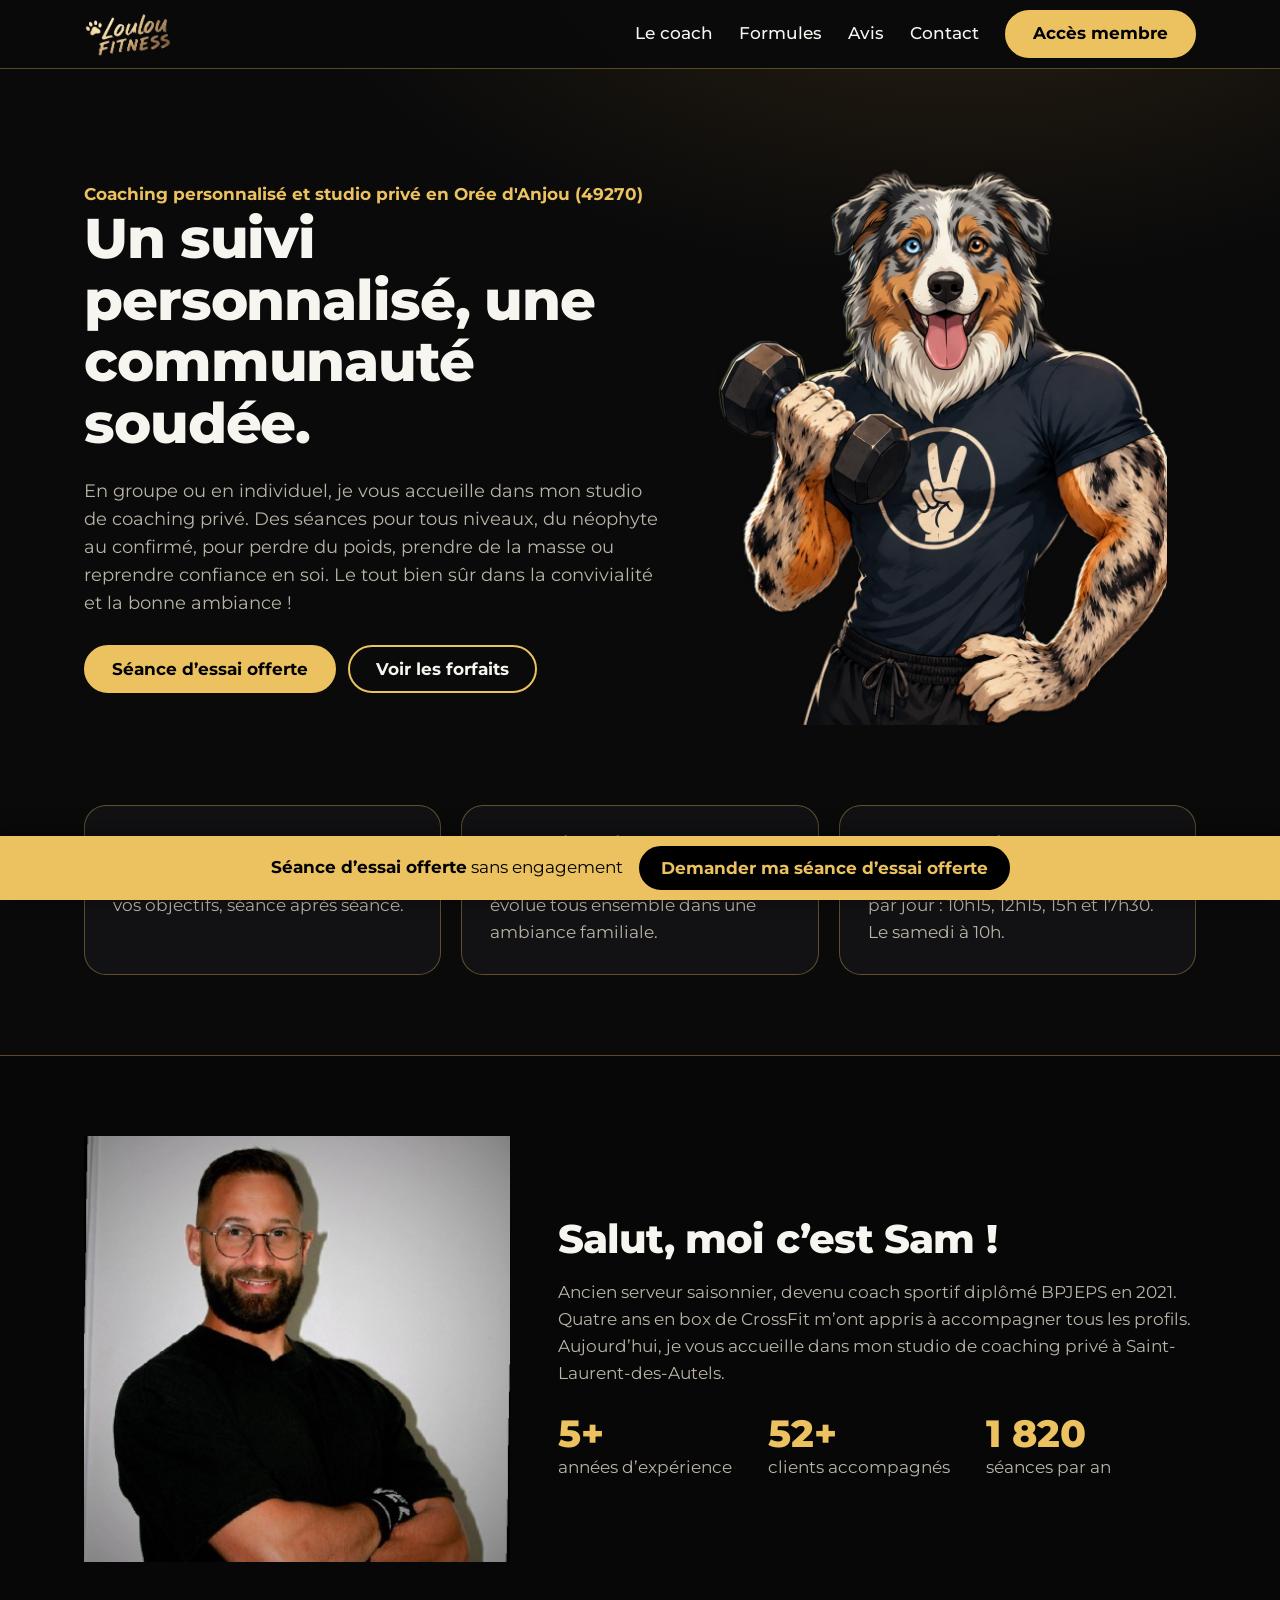
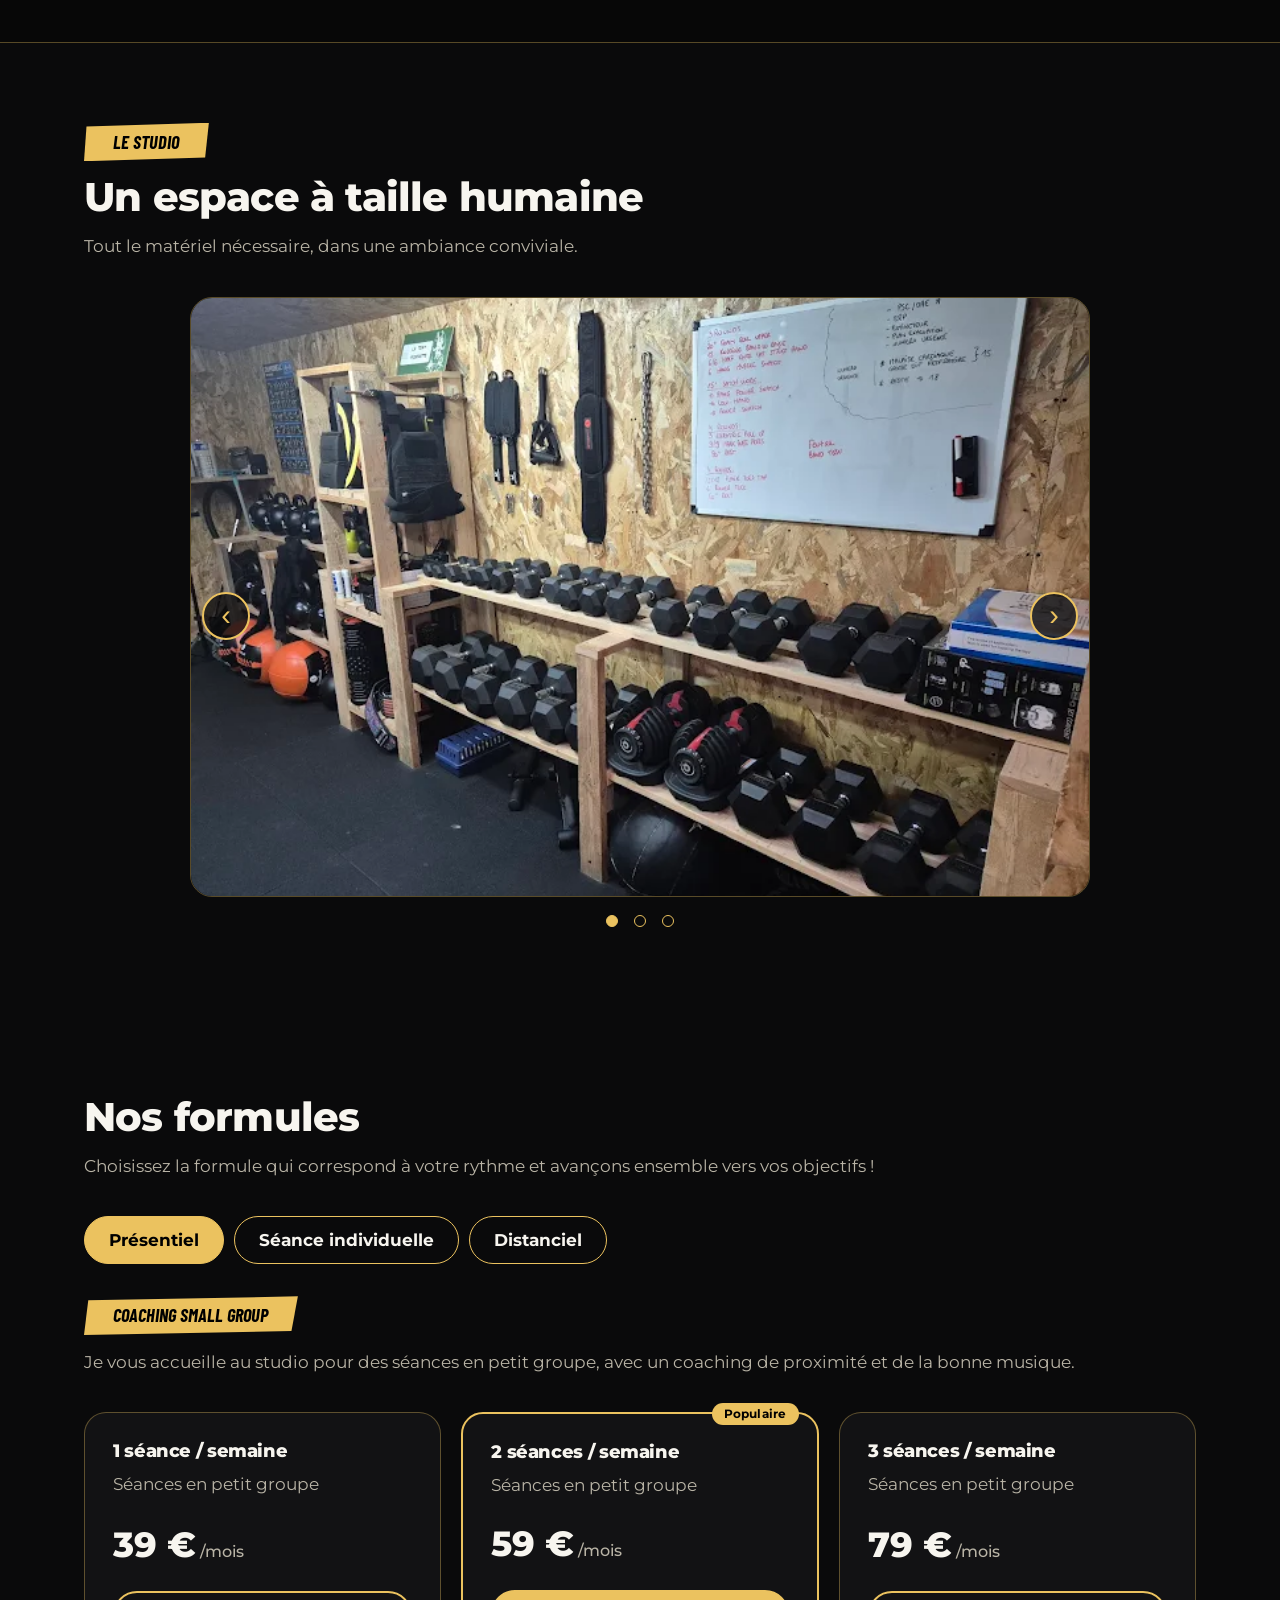
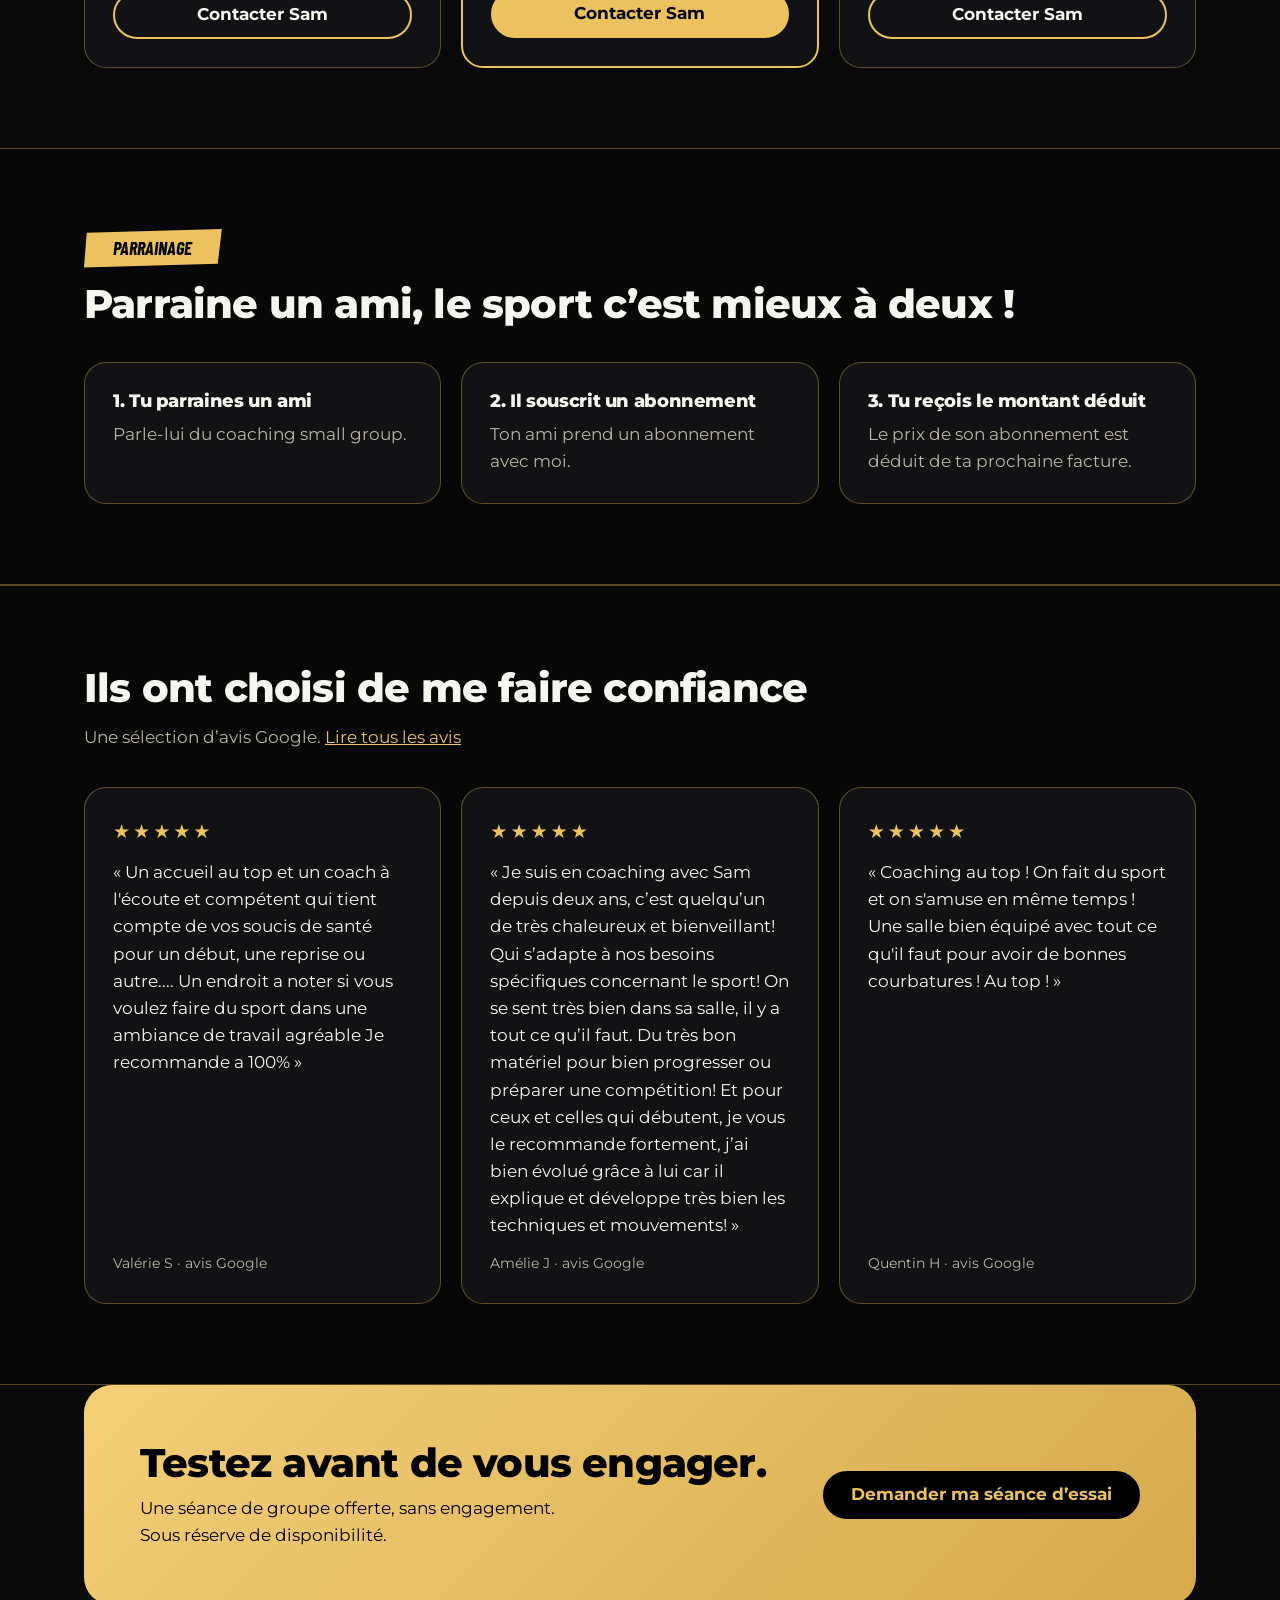
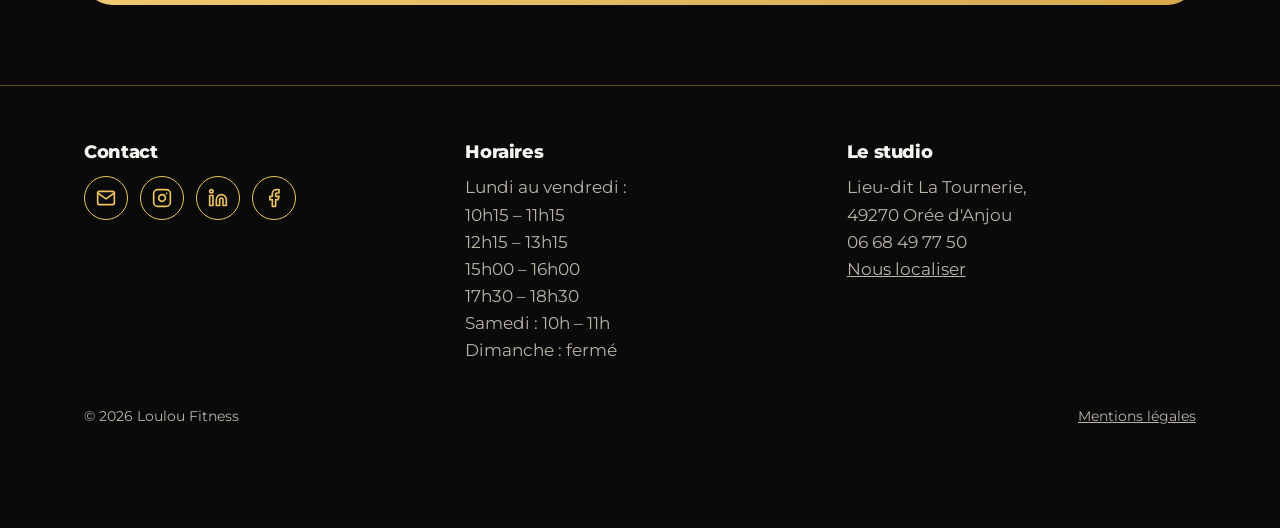
<file: index.html>
<!doctype html>
<html lang="fr">
  <head>
    <meta charset="utf-8" />
    <meta name="viewport" content="width=device-width, initial-scale=1" />
    <title>Loulou Fitness | Coach sportif</title>
    <meta
      name="description"
      content="Coach sportif à Saint-Laurent-des-Autels (49270) : coaching individuel ou en petit groupe, tous niveaux, dans un studio privé. Séance d’essai offerte."
    />
    <link rel="canonical" href="https://loulou-fitness.fr/" />
    <link rel="icon" href="/loulou-fitness_img.png" sizes="96x96" type="image/png">
    <link rel="apple-touch-icon" href="/loulou-fitness_img.png">
    <meta name="theme-color" content="#000000" />
    <meta property="og:type" content="website" />
    <meta property="og:locale" content="fr_FR" />
    <meta
      property="og:title"
      content="Loulou Fitness – Coach sportif à Saint-Laurent-des-Autels"
    />
    <meta
      property="og:description"
      content="Coaching individuel ou en groupe, tous niveaux, studio privé. Séance d’essai offerte."
    />
    <meta property="og:url" content="https://loulou-fitness.fr/" />
    <!-- À ajouter : une image 1200x630 dans assets/og.jpg -->
    <meta
      property="og:image"
      content="https://loulou-fitness.fr/assets/og.jpg"
    />
    <link rel="icon" href="assets/loulou-fitness_img.png" type="image/png" />
    <link rel="preconnect" href="https://fonts.googleapis.com" />
    <link rel="preconnect" href="https://fonts.gstatic.com" crossorigin />
    <link
      href="https://fonts.googleapis.com/css2?family=Barlow+Condensed:ital,wght@1,700&family=Kaushan+Script&family=Montserrat:ital,wght@0,500;0,700;0,800;1,800&display=swap"
      rel="stylesheet"
    />
    <link rel="stylesheet" href="style.css" />
    <script type="application/ld+json">
      {
        "@context": "https://schema.org",
        "@type": "HealthClub",
        "name": "Loulou Fitness",
        "url": "https://loulou-fitness.fr/",
        "telephone": "+33668497750",
        "email": "samuel.b1992@gmail.com",
        "description": "Coach sportif diplômé BPJEPS : coaching individuel et en petit groupe dans un studio privé.",
        "address": {
          "@type": "PostalAddress",
          "addressLocality": "Saint-Laurent-des-Autels",
          "postalCode": "49270",
          "addressCountry": "FR"
        },
        "openingHoursSpecification": [
          {
            "@type": "OpeningHoursSpecification",
            "dayOfWeek": ["Monday", "Tuesday", "Wednesday", "Thursday", "Friday"],
            "opens": "10:15",
            "closes": "11:15"
          },
          {
            "@type": "OpeningHoursSpecification",
            "dayOfWeek": ["Monday", "Tuesday", "Wednesday", "Thursday", "Friday"],
            "opens": "12:15",
            "closes": "13:15"
          },
          {
            "@type": "OpeningHoursSpecification",
            "dayOfWeek": ["Monday", "Tuesday", "Wednesday", "Thursday", "Friday"],
            "opens": "15:00",
            "closes": "16:00"
          },
          {
            "@type": "OpeningHoursSpecification",
            "dayOfWeek": ["Monday", "Tuesday", "Wednesday", "Thursday", "Friday"],
            "opens": "17:30",
            "closes": "18:30"
          },
          {
            "@type": "OpeningHoursSpecification",
            "dayOfWeek": "Saturday",
            "opens": "10:00",
            "closes": "11:00"
          }
        ],
        "sameAs": ["https://www.instagram.com/samb_coach/"]
      }
    </script>
  </head>

  <body>
    <a class="skip" href="#main">Aller au contenu</a>
    <header class="top">
      <div class="wrap">
        <a class="logo" href="#" aria-label="Loulou Fitness, accueil"
          ><img
            src="assets/loulou_fitness_logo.png"
            alt="Loulou Fitness"
            width="215"
            height="108"
        /></a>
        <nav aria-label="Navigation principale">
          <a href="#coach">Le coach</a>
          <a href="#forfaits">Formules</a>
          <a href="#avis">Avis</a><a href="#contact">Contact</a>
          <a href="https://reservation.loulou-fitness.fr/login" class="btn">Accès membre</a>
        </nav>
      </div>
    </header>

    <main id="main">
      <section>
        <div class="wrap hero">
          <div>
            <p class="y">
              <strong>Coaching personnalisé et studio privé en Orée d'Anjou (49270)</strong>
            </p>
            <h1>Un suivi personnalisé, une communauté soudée.</h1>
            <p class="lead muted">
              En groupe ou en individuel, je vous accueille dans mon studio de
              coaching privé. Des séances pour tous niveaux, du néophyte au
              confirmé, pour perdre du poids, prendre de la masse ou reprendre
              confiance en soi. Le tout bien sûr dans la convivialité et la
              bonne ambiance !
            </p>
            <div class="actions">
              <a class="btn" href="#essai" data-trial>Séance d’essai offerte</a>
              <a class="btn ghost" href="#forfaits">Voir les forfaits</a>
            </div>
          </div>
          <img
            src="assets/loulou-fitness_img.png"
            alt="Sam, coach sportif, pendant une séance au studio"
            width="450"
            height="450"
            fetchpriority="high"
          />
        </div>
      </section>

      <section style="padding-top: 0">
        <div class="wrap grid">
          <div class="card">
            <h3>Accompagnement sur mesure</h3>
            <p>
              Je m'adapte à vos contraintes et à vos objectifs, séance après
              séance.
            </p>
          </div>
          <div class="card">
            <h3>Cadre bienveillant</h3>
            <p>
              Quel que soit votre niveau, on évolue tous ensemble dans une
              ambiance familiale.
            </p>
          </div>
          <div class="card">
            <h3>Créneaux flexibles</h3>
            <p>
              Du lundi au vendredi, 4 créneaux par jour : 10h15, 12h15, 15h et 17h30. Le samedi à 10h.
            </p>
          </div>
        </div>
      </section>

      <section id="coach" class="alt-bg">
        <div class="wrap about">
          <img
            src="assets/Portrait_Sam.jpeg"
            alt="Portrait de Sam, coach sportif BPJEPS"
            width="450"
            height="450"
            loading="lazy"
          />
          <div>
            <h2>Salut, moi c’est Sam !</h2>
            <p class="muted" style="margin-top: 18px; max-width: 38em">
              Ancien serveur saisonnier, devenu coach sportif diplômé BPJEPS en
              2021. Quatre ans en box de CrossFit m’ont appris à accompagner
              tous les profils. Aujourd’hui, je vous accueille dans mon studio
              de coaching privé à Saint-Laurent-des-Autels.
            </p>
            <div class="stats">
              <div>
                <strong>5+</strong
                ><span class="muted">années d’expérience</span>
              </div>
              <div>
                <strong>52+</strong
                ><span class="muted">clients accompagnés</span>
              </div>
              <div>
                <strong>1 820</strong><span class="muted">séances par an</span>
              </div>
            </div>
          </div>
        </div>
      </section>

      <section id="studio">
        <div class="wrap">
          <div class="head">
            <span class="stroke">Le studio</span>
            <h2>Un espace à taille humaine</h2>
            <p class="muted">
              Tout le matériel nécessaire, dans une ambiance conviviale.
            </p>
          </div>
          <div
            class="carousel"
            role="region"
            aria-roledescription="carrousel"
            aria-label="Photos du studio"
          >
            <div class="track" tabindex="0">
              <figure class="slide">
                <img
                  src="assets/salle-db-kb.webp"
                  alt="Haltères et kettlebells au studio Loulou Fitness"
                  width="1200"
                  height="800"
                />
              </figure>
              <figure class="slide">
                <img
                  src="assets/salle-rack.webp"
                  alt="Rack de musculation au studio Loulou Fitness"
                  width="1200"
                  height="800"
                  loading="lazy"
                />
              </figure>
              <figure class="slide">
                <img
                  src="assets/salle-ergo.webp"
                  alt="Ergomètre au studio Loulou Fitness"
                  width="1200"
                  height="800"
                  loading="lazy"
                />
              </figure>
            </div>
            <button
              class="car-btn prev"
              type="button"
              aria-label="Photo précédente"
            >
              ‹
            </button>
            <button
              class="car-btn next"
              type="button"
              aria-label="Photo suivante"
            >
              ›
            </button>
            <div class="dots"></div>
          </div>
        </div>
      </section>

      <section id="forfaits">
        <div class="wrap">
          <div class="head">
            <h2>Nos formules</h2>
            <p class="muted">
              Choisissez la formule qui correspond à votre rythme et avançons
              ensemble vers vos objectifs !
            </p>
          </div>
          <div class="tabs" role="tablist" aria-label="Catégories de formules">
            <button
              class="tab"
              role="tab"
              id="tab-presentiel"
              aria-controls="presentiel"
              aria-selected="true"
            >
              Présentiel
            </button>
            <button
              class="tab"
              role="tab"
              id="tab-individuel"
              aria-controls="individuel"
              aria-selected="false"
              tabindex="-1"
            >
              Séance individuelle
            </button>
            <button
              class="tab"
              role="tab"
              id="tab-distanciel"
              aria-controls="distanciel"
              aria-selected="false"
              tabindex="-1"
            >
              Distanciel
            </button>
          </div>

          <div
            class="panel"
            id="presentiel"
            role="tabpanel"
            aria-labelledby="tab-presentiel"
          >
            <div class="head">
              <span class="stroke">Coaching small group</span>
              <p class="muted">
                Je vous accueille au studio pour des séances en petit groupe, avec un coaching de proximité et de la bonne musique.
              </p>
            </div>
            <div class="grid plans">
              <div class="card plan">
                <h3>1 séance / semaine</h3>
                <p>Séances en petit groupe</p>
                <div class="price">39 €<small> /mois</small></div>
                <a class="btn ghost" href="#contact">Contacter Sam</a>
              </div>
              <div class="card plan pop">
                <span class="badge">Populaire</span>
                <h3>2 séances / semaine</h3>
                <p>Séances en petit groupe</p>
                <div class="price">59 €<small> /mois</small></div>
                <a class="btn" href="#contact">Contacter Sam</a>
              </div>
              <div class="card plan">
                <h3>3 séances / semaine</h3>
                <p>Séances en petit groupe</p>
                <div class="price">79 €<small> /mois</small></div>
                <a class="btn ghost" href="#contact">Contacter Sam</a>
              </div>
            </div>
          </div>

          <div
            class="panel"
            id="individuel"
            role="tabpanel"
            aria-labelledby="tab-individuel"
            hidden
          >
            <div class="head">
              <span class="stroke">Séance individuelle</span>
              <p class="muted">
                Une séance d'une heure rien que pour vous, avec un coaching 100 % personnalisé.
              </p>
            </div>
            <div class="grid plans">
              <div class="card plan">
                <h3>1 séance</h3>
                <p>Séance individuelle d'1 heure</p>
                <div class="price">40 €<small> /séance</small></div>
                <a class="btn ghost" href="#contact">Contacter Sam</a>
              </div>
              <div class="card plan pop">
                <span class="badge">Avantageux</span>
                <h3>10 séances</h3>
                <p>Séances individuelles d'1 heure, soit 36 € la séance</p>
                <div class="price">360 €<small> /10 séances</small></div>
                <a class="btn" href="#contact">Contacter Sam</a>
              </div>
            </div>
          </div>

          <div
            class="panel"
            id="distanciel"
            role="tabpanel"
            aria-labelledby="tab-distanciel"
            hidden
          >
            <div class="head">
              <span class="stroke">Distanciel</span>
              <p class="muted">
                Je vous prépare un programme sur mesure et un suivi personnalisé 100% en ligne.
              </p>
            </div>
            <div class="grid plans">
              <div class="card plan">
                <h3>1 séance / semaine</h3>
                <p>Programme personnalisé individuel</p>
                <div class="price">39 €<small> /mois</small></div>
                <a class="btn ghost" href="#contact">Contacter Sam</a>
              </div>
              <div class="card plan pop">
                <span class="badge">Populaire</span>
                <h3>2 à 3 séances / semaine</h3>
                <p>Programme personnalisé individuel</p>
                <div class="price">79 €<small> /mois</small></div>
                <a class="btn" href="#contact">Contacter Sam</a>
              </div>
              <div class="card plan">
                <h3>4 à 5 séances / semaine</h3>
                <p>Programme personnalisé individuel</p>
                <div class="price">120 €<small> /mois</small></div>
                <a class="btn ghost" href="#contact">Contacter Sam</a>
              </div>
            </div>
          </div>
        </div>
      </section>

      <section id="parrainage" class="alt-bg">
        <div class="wrap">
          <div class="head">
            <span class="stroke">Parrainage</span>
            <h2>Parraine un ami, le sport c’est mieux à deux !</h2>
          </div>
          <div class="grid">
            <div class="card">
              <h3>1. Tu parraines un ami</h3>
              <p>Parle-lui du coaching small group.</p>
            </div>
            <div class="card">
              <h3>2. Il souscrit un abonnement</h3>
              <p>Ton ami prend un abonnement avec moi.</p>
            </div>
            <div class="card">
              <h3>3. Tu reçois le montant déduit</h3>
              <p>
                Le prix de son abonnement est déduit de ta prochaine facture.
              </p>
            </div>
          </div>
        </div>
      </section>

      <section id="avis" class="alt-bg">
        <div class="wrap">
          <div class="head">
            <h2>Ils ont choisi de me faire confiance</h2>
            <p class="muted">
              Une sélection d’avis Google.
              <a
                class="y"
                href="https://www.google.com/maps/place/Loulou+Fitness+-+Coach+Sportif+-+Small+Group/@47.2650863,-1.1939111,14934m/data=!3m1!1e3!4m8!3m7!1s0x48060fe608d5f233:0xdbdd359507353f43!8m2!3d47.2816288!4d-1.1493379!9m1!1b1!16s%2Fg%2F11z_flt7z6?authuser=0&entry=ttu&g_ep=EgoyMDI2MTExMC4wIKXMDSoASAFQAw%3D%3D"
                target="_blank"
                rel="noopener"
                >Lire tous les avis
              </a>
            </p>
          </div>
          <div
            class="grid reviews"
            tabindex="0"
            role="region"
            aria-label="Avis clients"
          >
            <figure class="card rv" style="margin: 0">
              <div class="stars" role="img" aria-label="5 étoiles sur 5">
                ★★★★★
              </div>
              <blockquote>
                « Un accueil au top et un coach à l'écoute et compétent qui
                tient compte de vos soucis de santé pour un début, une reprise
                ou autre.... Un endroit a noter si vous voulez faire du sport
                dans une ambiance de travail agréable Je recommande a 100% »
              </blockquote>
              <figcaption>Valérie S · avis Google</figcaption>
            </figure>
            <figure class="card rv" style="margin: 0">
              <div class="stars" role="img" aria-label="5 étoiles sur 5">
                ★★★★★
              </div>
              <blockquote>
                « Je suis en coaching avec Sam depuis deux ans, c’est quelqu’un
                de très chaleureux et bienveillant! Qui s’adapte à nos besoins
                spécifiques concernant le sport! On se sent très bien dans sa
                salle, il y a tout ce qu’il faut. Du très bon matériel pour bien
                progresser ou préparer une compétition! Et pour ceux et celles
                qui débutent, je vous le recommande fortement, j’ai bien évolué
                grâce à lui car il explique et développe très bien les
                techniques et mouvements! »
              </blockquote>
              <figcaption>Amélie J · avis Google</figcaption>
            </figure>
            <figure class="card rv" style="margin: 0">
              <div class="stars" role="img" aria-label="5 étoiles sur 5">
                ★★★★★
              </div>
              <blockquote>
                « Coaching au top ! On fait du sport et on s'amuse en même temps
                ! Une salle bien équipé avec tout ce qu'il faut pour avoir de
                bonnes courbatures ! Au top ! »
              </blockquote>
              <figcaption>Quentin H · avis Google</figcaption>
            </figure>
          </div>
        </div>
      </section>

      <section id="essai" style="padding-top: 0">
        <div class="wrap">
          <div class="band">
            <div>
              <h2>Testez avant de vous engager.</h2>
              <p>
                Une séance de groupe offerte, sans engagement.

                <br />Sous réserve de disponibilité.
              </p>
            </div>
            <a
              class="btn dark"
              href="https://reservation.loulou-fitness.fr"
              data-trial
              >Demander ma séance d’essai</a
            >
          </div>
        </div>
      </section>
    </main>

    <footer id="contact">
      <div class="wrap">
        <div class="grid">
          <div>
            <h3>Contact</h3>
            <div class="socials">
              <a
                href="mailto:samuel.b1992@gmail.com"
                target="_blank"
                aria-label="Envoyer un e-mail"
                title="samuel.b1992@gmail.com"
                ><svg viewBox="0 0 24 24" aria-hidden="true">
                  <path
                    d="M4 4h16c1.1 0 2 .9 2 2v12c0 1.1-.9 2-2 2H4c-1.1 0-2-.9-2-2V6c0-1.1.9-2 2-2z"
                  />
                  <polyline points="22,6 12,13 2,6" /></svg
              ></a>
              <a
                href="https://www.instagram.com/louloufiitness/"
                target="_blank"
                rel="noopener"
                aria-label="Instagram"
                ><svg viewBox="0 0 24 24" aria-hidden="true">
                  <rect x="2" y="2" width="20" height="20" rx="5" ry="5" />
                  <path d="M16 11.37A4 4 0 1 1 12.63 8 4 4 0 0 1 16 11.37z" />
                  <line x1="17.5" y1="6.5" x2="17.51" y2="6.5" /></svg
              ></a>
              <a
                href="https://www.linkedin.com/in/samuel-bougeard-624359366/"
                target="_blank"
                rel="noopener"
                aria-label="LinkedIn"
                ><svg viewBox="0 0 24 24" aria-hidden="true">
                  <path
                    d="M16 8a6 6 0 0 1 6 6v7h-4v-7a2 2 0 0 0-2-2 2 2 0 0 0-2 2v7h-4v-7a6 6 0 0 1 6-6z"
                  />
                  <rect x="2" y="9" width="4" height="12" />
                  <circle cx="4" cy="4" r="2" /></svg
              ></a>
              <a
                href="https://www.facebook.com/samuel.bougeard.1"
                target="_blank"
                rel="noopener"
                aria-label="Facebook"
                ><svg viewBox="0 0 24 24" aria-hidden="true">
                  <path
                    d="M18 2h-3a5 5 0 0 0-5 5v3H7v4h3v8h4v-8h3l1-4h-4V7a1 1 0 0 1 1-1h3z"
                  /></svg
              ></a>
            </div>
          </div>
          <div>
            <h3>Horaires</h3>
            <ul>
              <li>Lundi au vendredi :</li>
              <li>10h15 – 11h15</li>
              <li>12h15 – 13h15</li>
              <li>15h00 – 16h00</li>
              <li>17h30 – 18h30</li>
              <li>Samedi : 10h – 11h</li>
              <li>Dimanche : fermé</li>
            </ul>
          </div>
          <div>
            <h3>Le studio</h3>
            <p>
              Lieu-dit La Tournerie, <br />
              49270 Orée d'Anjou <br />
              <a id="tel" href="tel:+33668497750">06 68 49 77 50</a><br />
              <a
                href="https://www.google.com/maps/place/Loulou+Fitness+-+Coach+Sportif+-+Small+Group/@47.3127437,-1.2188077,16271m/data=!3m1!1e3!4m6!3m5!1s0x48060fe608d5f233:0xdbdd359507353f43!8m2!3d47.2816288!4d-1.1493379!16s%2Fg%2F11z_flt7z6?authuser=0&entry=ttu&g_ep=EgoyMDI2MTExMC4wIKXMDSoASAFQAw%3D%3D"
                rel="noopener"
                target="_blank"
                >Nous localiser</a
              >
            </p>
          </div>
        </div>
        <div class="legal">
          <span>© 2026 Loulou Fitness</span
          ><a href="mentions-legales.html">Mentions légales</a>
        </div>
      </div>
    </footer>

    <div class="trial" role="region" aria-label="Séance d’essai">
      <p>
        <strong>Séance d’essai offerte</strong> <span>sans engagement</span>
      </p>
      <a
        class="btn dark"
        href="https://reservation.loulou-fitness.fr"
        data-trial
        >Demander ma séance d’essai offerte</a
      >
    </div>
    <script>
      document.addEventListener("DOMContentLoaded", function () {
        var bar = document.querySelector(".trial"),
          band =
            document.querySelector("#essai .band") ||
            document.getElementById("essai");
        if (!bar || !band || !("IntersectionObserver" in window)) return;
        new IntersectionObserver(function (entries) {
          bar.classList.toggle("is-off", entries[0].isIntersecting);
        }).observe(band);
      });
    </script>
    <script>
      (function () {
        var tabs = [].slice.call(document.querySelectorAll('[role="tab"]'));
        if (!tabs.length) return;
        function show(id) {
          tabs.forEach(function (t) {
            var on = t.getAttribute("aria-controls") === id;
            t.setAttribute("aria-selected", on);
            t.tabIndex = on ? 0 : -1;
            var p = document.getElementById(t.getAttribute("aria-controls"));
            if (p) p.hidden = !on;
          });
        }
        tabs.forEach(function (t, i) {
          t.addEventListener("click", function () {
            show(t.getAttribute("aria-controls"));
          });
          t.addEventListener("keydown", function (e) {
            var n =
              e.key === "ArrowRight"
                ? i + 1
                : e.key === "ArrowLeft"
                  ? i - 1
                  : null;
            if (n === null) return;
            var nt = tabs[(n + tabs.length) % tabs.length];
            nt.focus();
            nt.click();
          });
        });
        var h = location.hash.slice(1);
        show(
          tabs.some(function (t) {
            return t.getAttribute("aria-controls") === h;
          })
            ? h
            : tabs[0].getAttribute("aria-controls"),
        );
      })();
    </script>
    <script>
      (function () {
        var c = document.querySelector(".carousel");
        if (!c) return;
        var tr = c.querySelector(".track"),
          sl = [].slice.call(tr.children),
          dots = c.querySelector(".dots"),
          bs = [];
        function cur() {
          return Math.round(tr.scrollLeft / tr.clientWidth);
        }
        function go(i) {
          i = (i + sl.length) % sl.length;
          tr.scrollTo({ left: i * tr.clientWidth });
        }
        function upd() {
          var i = cur();
          bs.forEach(function (b, k) {
            b.setAttribute("aria-current", k === i);
          });
        }
        sl.forEach(function (_, i) {
          var b = document.createElement("button");
          b.type = "button";
          b.setAttribute(
            "aria-label",
            "Photo " + (i + 1) + " sur " + sl.length,
          );
          b.addEventListener("click", function () {
            go(i);
          });
          dots.appendChild(b);
          bs.push(b);
        });
        c.querySelector(".prev").addEventListener("click", function () {
          go(cur() - 1);
        });
        c.querySelector(".next").addEventListener("click", function () {
          go(cur() + 1);
        });
        tr.addEventListener("scroll", upd, { passive: true });
        upd();
      })();
    </script>
    <dialog id="trial-dialog" class="modal" aria-labelledby="trial-title">
      <div class="modal-box">
        <button
          type="button"
          class="modal-close"
          aria-label="Fermer"
          data-close
        >
          ×
        </button>
        <h2 id="trial-title">Séance d’essai offerte</h2>
        <p class="muted">
          Indiquez vos coordonnées et le créneau souhaité, je vous réponds
          rapidement.
        </p>
        <form id="trial-form">
          <input type="hidden" name="access_key" value="31b703e8-048b-4084-8ca1-76fa5b150222" />
          <input
            type="hidden"
            name="subject"
            value="Demande de séance d’essai (loulou-fitness.fr)"
          />
          <input type="hidden" name="from_name" value="Site Loulou Fitness" />
          <input
            type="checkbox"
            name="botcheck"
            class="hp"
            tabindex="-1"
            autocomplete="off"
            aria-hidden="true"
          />
          <div class="f2">
            <label
              >Prénom<input name="prenom" autocomplete="given-name" required
            /></label>
            <label
              >Nom<input name="nom" autocomplete="family-name" required
            /></label>
          </div>
          <label
            >Téléphone<input
              name="phone"
              type="tel"
              inputmode="tel"
              autocomplete="tel"
              required
          /></label>
          <label
            >E-mail<input
              name="email"
              type="email"
              autocomplete="email"
              required
          /></label>
          <div class="f2">
            <label
              >Date souhaitée<input
                name="date"
                type="date"
                id="trial-date"
                required
            /></label>
            <label
              >Heure<select name="heure" id="trial-time" required disabled>
                <option value="">Choisir une date</option>
              </select></label
            >
          </div>
          <p class="note">
            Ces informations servent uniquement à répondre à votre demande.
          </p>
          <p id="trial-msg" role="status" aria-live="polite"></p>
          <button class="btn" type="submit">Envoyer ma demande</button>
        </form>
      </div>
    </dialog>
    <script>
      document.addEventListener('DOMContentLoaded',function(){
        var dlg = document.getElementById("trial-dialog"),
          form = document.getElementById("trial-form");
        if (!dlg || !form || typeof dlg.showModal !== "function") return;
        var date = document.getElementById("trial-date"),
          time = document.getElementById("trial-time"),
          msg = document.getElementById("trial-msg");
        var ALL=['10h15','12h15','15h00','17h30']; // [début, dernier créneau] en minutes ; dimanche absent = fermé
        var SLOTS={1:ALL,2:ALL,3:ALL,4:ALL,5:ALL,6:['10h00']};
        function pad(n) {
          return n < 10 ? "0" + n : "" + n;
        }
        function reset(txt) {
          time.innerHTML = '<option value="">' + txt + "</option>";
          time.disabled = true;
        }
        var t = new Date();
        t.setDate(t.getDate() + 1);
        date.min =
          t.getFullYear() +
          "-" +
          pad(t.getMonth() + 1) +
          "-" +
          pad(t.getDate());
        date.addEventListener("change", function () {
          date.setCustomValidity("");
          if (!date.value) {
            reset("Choisir une date");
            return;
          }
          var p = date.value.split("-"),
            h = SLOTS[new Date(+p[0], p[1] - 1, +p[2]).getDay()]; 
          if (!h) {
            date.setCustomValidity(
              "Pas de séance ce jour-là, choisissez un autre jour.",
            );
            date.reportValidity();
            reset("Jour non disponible");
            return;
          }
          time.innerHTML = '<option value="">Choisir une heure</option>';
          h.forEach(function(l){time.add(new Option(l,l));});
          
          time.disabled = false;
        });
        document.addEventListener("click", function (e) {
          if (e.target.closest("[data-trial]")) {
            e.preventDefault();
            msg.textContent = "";
            dlg.showModal();
            return;
          }
          if (e.target.closest("[data-close]") || e.target === dlg) dlg.close();
        });
        form.addEventListener("submit", function (e) {
          e.preventDefault();
          var o = {};
          new FormData(form).forEach(function (v, k) {
            o[k] = v;
          });
          if (o.botcheck) return;
          var p = o.date.split("-");
          o.name = o.prenom + " " + o.nom;
          o.message =
            "Demande de séance d’essai\nNom : " +
            o.name +
            "\nTéléphone : " +
            o.phone +
            "\nE-mail : " +
            o.email +
            "\nDate souhaitée : " +
            p[2] +
            "/" +
            p[1] +
            "/" +
            p[0] +
            " à " +
            o.heure;
          var btn = form.querySelector("[type=submit]");
          btn.disabled = true;
          msg.textContent = "Envoi en cours…";
          fetch("https://api.web3forms.com/submit", {
            method: "POST",
            headers: {
              "Content-Type": "application/json",
              Accept: "application/json",
            },
            body: JSON.stringify(o),
          })
            .then(function (r) {
              return r.json();
            })
            .then(function (j) {
              if (!j.success) throw new Error(j.message);
              form.reset();
              reset("Choisir une date");
              msg.textContent =
                "Merci ! Votre demande est bien envoyée, nous revenons vers vous rapidement.";
            })
            .catch(function () {
              msg.textContent =
                "Envoi impossible. Réessayez ou appelez le 06 68 49 77 50.";
            })
            .then(function () {
              btn.disabled = false;
            });
        });
      });
    </script>
  </body>
</html>
</file>
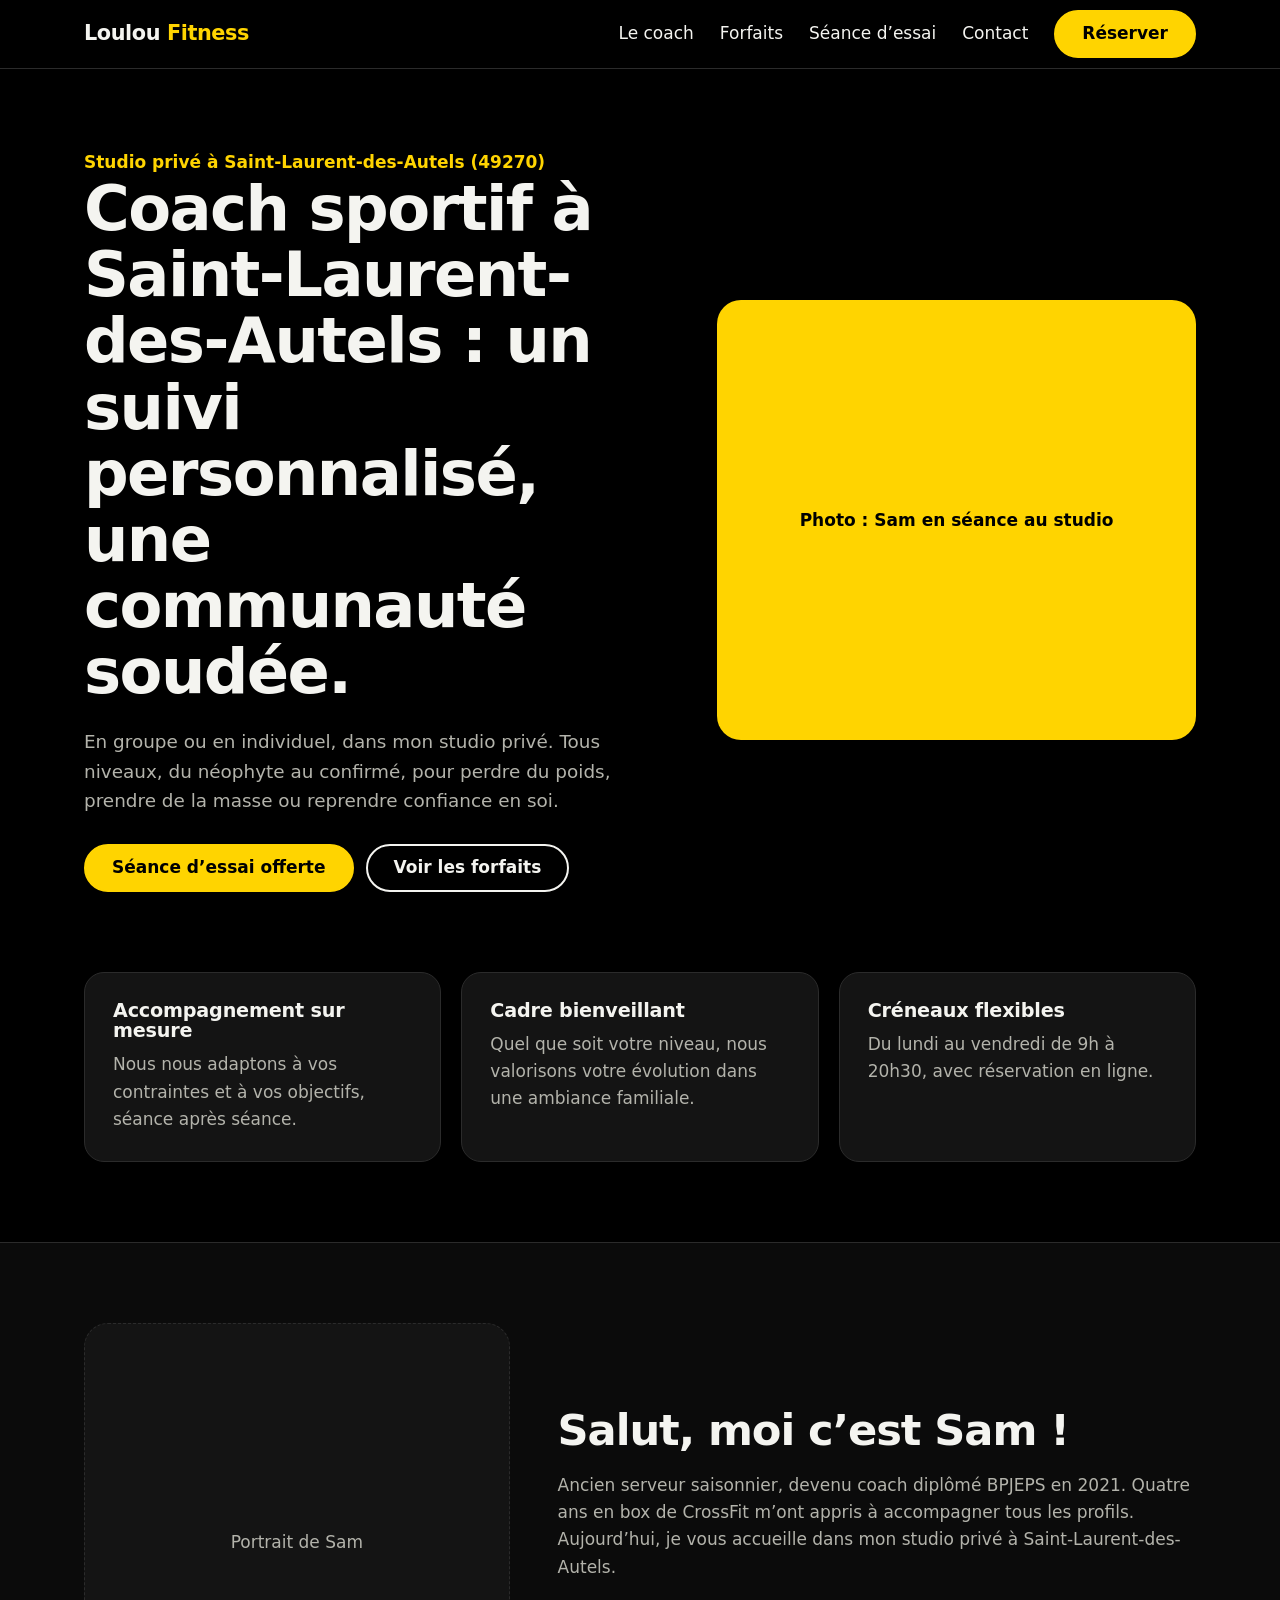
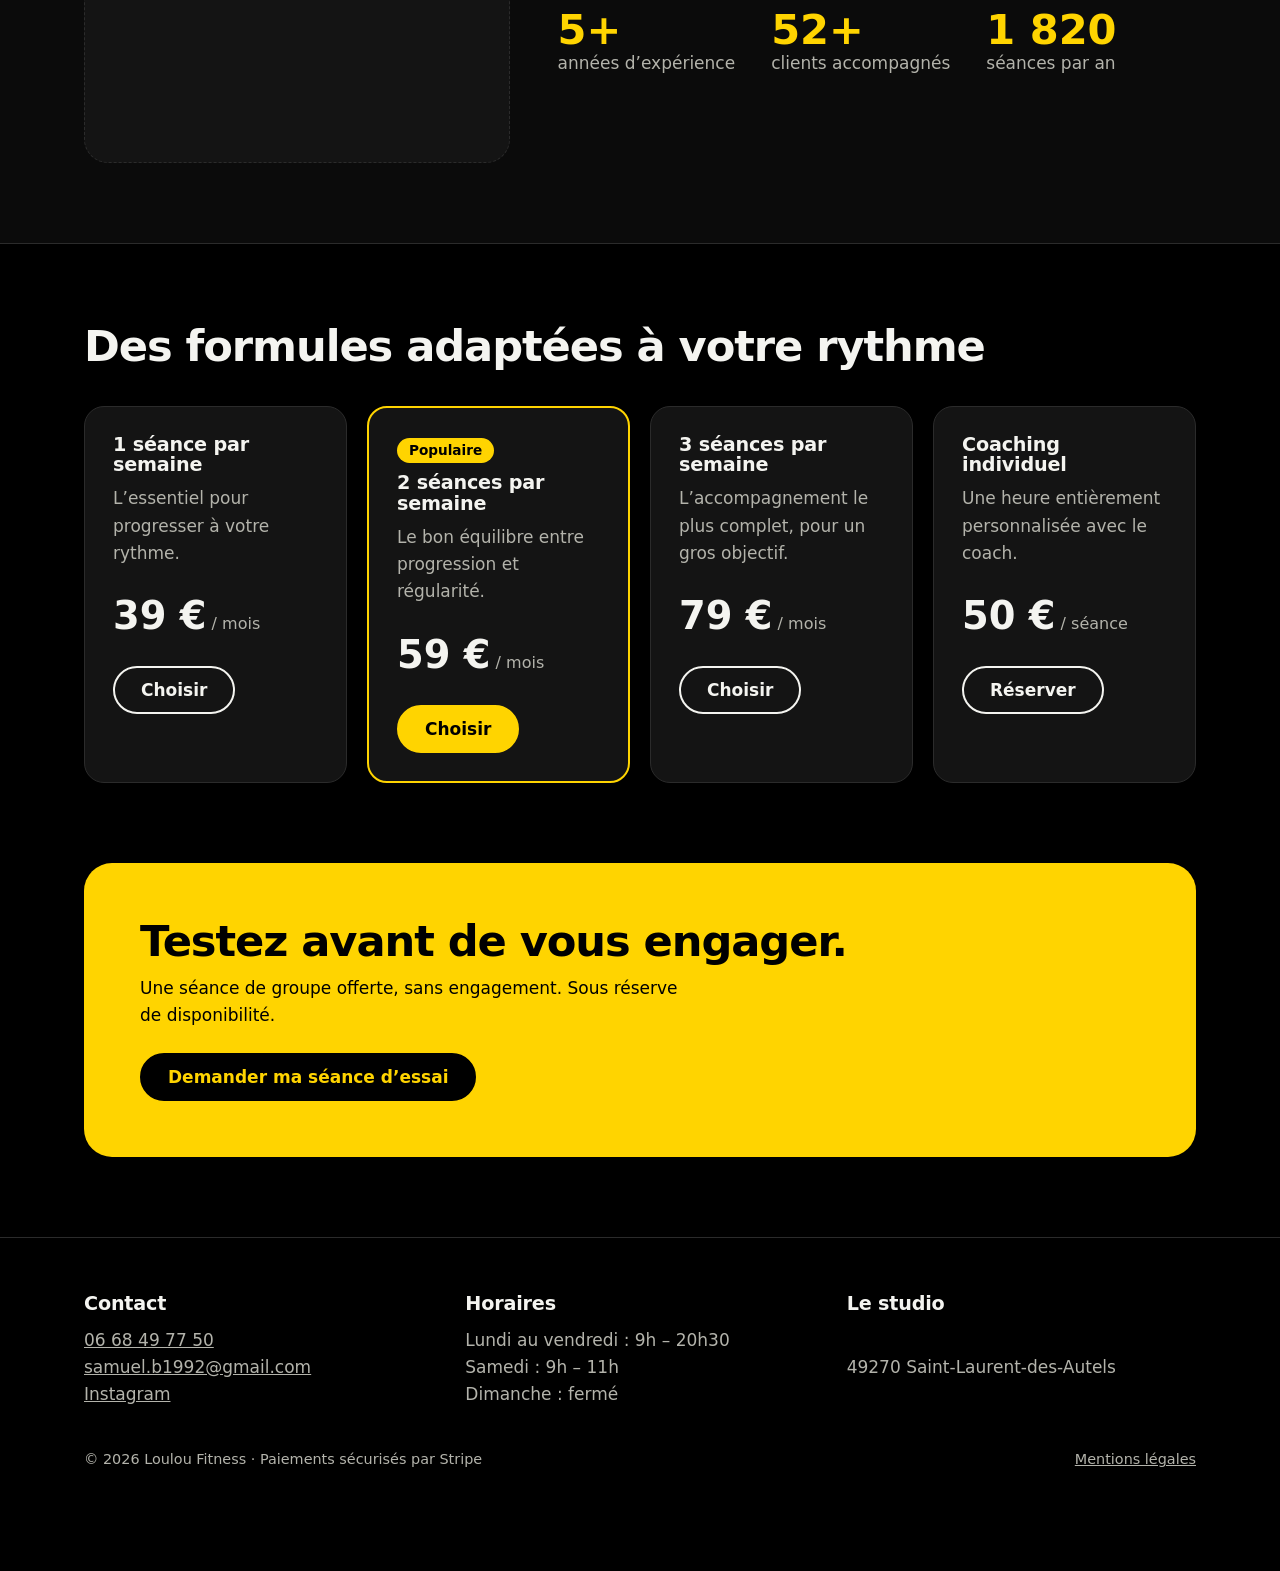
<file: loulou-fitness/index.html>
<!doctype html>
<html lang="fr">
<head>
<meta charset="utf-8">
<meta name="viewport" content="width=device-width, initial-scale=1">
<title>Coach sportif à Saint-Laurent-des-Autels (49) | Loulou Fitness</title>
<meta name="description" content="Coach sportif à Saint-Laurent-des-Autels (49270) : coaching individuel ou en petit groupe, tous niveaux, dans un studio privé. Séance d’essai offerte.">
<link rel="canonical" href="https://loulou-fitness.fr/">
<meta name="theme-color" content="#000000">
<meta property="og:type" content="website">
<meta property="og:locale" content="fr_FR">
<meta property="og:title" content="Loulou Fitness – Coach sportif à Saint-Laurent-des-Autels">
<meta property="og:description" content="Coaching individuel ou en groupe, tous niveaux, studio privé. Séance d’essai offerte.">
<meta property="og:url" content="https://loulou-fitness.fr/">
<!-- À ajouter : une image 1200x630 dans assets/og.jpg -->
<meta property="og:image" content="https://loulou-fitness.fr/assets/og.jpg">
<link rel="stylesheet" href="style.css">
<script type="application/ld+json">
{"@context":"https://schema.org","@type":"HealthClub","name":"Loulou Fitness","url":"https://loulou-fitness.fr/","telephone":"+33668497750","email":"samuel.b1992@gmail.com","description":"Coach sportif diplômé BPJEPS : coaching individuel et en petit groupe dans un studio privé.","address":{"@type":"PostalAddress","addressLocality":"Saint-Laurent-des-Autels","postalCode":"49270","addressCountry":"FR"},"openingHoursSpecification":[{"@type":"OpeningHoursSpecification","dayOfWeek":["Monday","Tuesday","Wednesday","Thursday","Friday"],"opens":"09:00","closes":"20:30"},{"@type":"OpeningHoursSpecification","dayOfWeek":"Saturday","opens":"09:00","closes":"11:00"}],"sameAs":["https://www.instagram.com/samb_coach/"]}
</script>
</head>
<body>
<a class="skip" href="#main">Aller au contenu</a>
<header class="top"><div class="wrap">
<a class="logo" href="/">Loulou <b>Fitness</b></a>
<nav aria-label="Navigation principale">
<a href="#coach">Le coach</a><a href="#forfaits">Forfaits</a><a href="#essai">Séance d’essai</a><a href="#contact">Contact</a>
<a href="https://reservation.loulou-fitness.fr" class="btn">Réserver</a>
</nav>
</div></header>

<main id="main">
<section><div class="wrap hero">
<div>
<p class="y"><strong>Studio privé à Saint-Laurent-des-Autels (49270)</strong></p>
<h1>Coach sportif à Saint-Laurent-des-Autels : un suivi personnalisé, une communauté soudée.</h1>
<p class="lead muted">En groupe ou en individuel, dans mon studio privé. Tous niveaux, du néophyte au confirmé, pour perdre du poids, prendre de la masse ou reprendre confiance en soi.</p>
<div class="actions">
<a class="btn" href="#essai">Séance d’essai offerte</a>
<a class="btn ghost" href="#forfaits">Voir les forfaits</a>
</div>
</div>
<!-- Remplacer par : <img src="assets/hero.webp" alt="Sam, coach sportif, pendant une séance au studio" width="900" height="900" fetchpriority="high"> -->
<div class="ph" role="img" aria-label="Photo du coach en séance (à remplacer)">Photo : Sam en séance au studio</div>
</div></section>

<section style="padding-top:0"><div class="wrap grid">
<div class="card"><h3>Accompagnement sur mesure</h3><p>Nous nous adaptons à vos contraintes et à vos objectifs, séance après séance.</p></div>
<div class="card"><h3>Cadre bienveillant</h3><p>Quel que soit votre niveau, nous valorisons votre évolution dans une ambiance familiale.</p></div>
<div class="card"><h3>Créneaux flexibles</h3><p>Du lundi au vendredi de 9h à 20h30, avec réservation en ligne.</p></div>
</div></section>

<section id="coach" class="alt-bg"><div class="wrap about">
<!-- Remplacer par : <img src="assets/coach.webp" alt="Portrait de Sam, coach sportif BPJEPS" width="600" height="750" loading="lazy"> -->
<div class="ph alt" role="img" aria-label="Portrait du coach (à remplacer)">Portrait de Sam</div>
<div>
<h2>Salut, moi c’est Sam !</h2>
<p class="muted" style="margin-top:18px;max-width:38em">Ancien serveur saisonnier, devenu coach diplômé BPJEPS en 2021. Quatre ans en box de CrossFit m’ont appris à accompagner tous les profils. Aujourd’hui, je vous accueille dans mon studio privé à Saint-Laurent-des-Autels.</p>
<div class="stats">
<div><strong>5+</strong><span class="muted">années d’expérience</span></div>
<div><strong>52+</strong><span class="muted">clients accompagnés</span></div>
<div><strong>1 820</strong><span class="muted">séances par an</span></div>
</div>
</div>
</div></section>

<section id="forfaits"><div class="wrap">
<div class="head"><h2>Des formules adaptées à votre rythme</h2></div>
<div class="grid">
<div class="card"><h3>1 séance par semaine</h3><p>L’essentiel pour progresser à votre rythme.</p><div class="price">39 €<small> / mois</small></div><a class="btn ghost" href="https://reservation.loulou-fitness.fr">Choisir</a></div>
<div class="card pop"><span class="badge">Populaire</span><h3>2 séances par semaine</h3><p>Le bon équilibre entre progression et régularité.</p><div class="price">59 €<small> / mois</small></div><a class="btn" href="https://reservation.loulou-fitness.fr">Choisir</a></div>
<div class="card"><h3>3 séances par semaine</h3><p>L’accompagnement le plus complet, pour un gros objectif.</p><div class="price">79 €<small> / mois</small></div><a class="btn ghost" href="https://reservation.loulou-fitness.fr">Choisir</a></div>
<div class="card"><h3>Coaching individuel</h3><p>Une heure entièrement personnalisée avec le coach.</p><div class="price">50 €<small> / séance</small></div><a class="btn ghost" href="https://reservation.loulou-fitness.fr">Réserver</a></div>
</div>
</div></section>

<!-- Témoignages : remplir puis retirer l’attribut hidden -->
<section hidden id="avis"><div class="wrap">
<div class="head"><h2>Ils se sont lancés</h2></div>
<div class="grid">
<div class="card"><p>« Témoignage client »</p><p><strong>Prénom</strong></p></div>
<div class="card"><p>« Témoignage client »</p><p><strong>Prénom</strong></p></div>
<div class="card"><p>« Témoignage client »</p><p><strong>Prénom</strong></p></div>
</div>
</div></section>

<section id="essai" style="padding-top:0"><div class="wrap"><div class="band">
<div><h2>Testez avant de vous engager.</h2><p>Une séance de groupe offerte, sans engagement. Sous réserve de disponibilité.</p></div>
<a class="btn dark" href="https://reservation.loulou-fitness.fr">Demander ma séance d’essai</a>
</div></div></section>
</main>

<footer id="contact"><div class="wrap">
<div class="grid">
<div><h3>Contact</h3><ul><li><a href="tel:+33668497750">06 68 49 77 50</a></li><li><a href="mailto:samuel.b1992@gmail.com">samuel.b1992@gmail.com</a></li><li><a href="https://www.instagram.com/samb_coach/" rel="noopener">Instagram</a></li></ul></div>
<div><h3>Horaires</h3><ul><li>Lundi au vendredi : 9h – 20h30</li><li>Samedi : 9h – 11h</li><li>Dimanche : fermé</li></ul></div>
<div><h3>Le studio</h3><p><!-- Ajouter l’adresse exacte et un plan --><br>49270 Saint-Laurent-des-Autels</p></div>
</div>
<div class="legal"><span>© 2026 Loulou Fitness · Paiements sécurisés par Stripe</span><a href="mentions-legales.html">Mentions légales</a></div>
</div></footer>

<div class="bar"><a class="btn ghost" href="tel:+33668497750">Appeler</a><a class="btn" href="https://reservation.loulou-fitness.fr">Réserver</a></div>
</body>
</html>
</file>
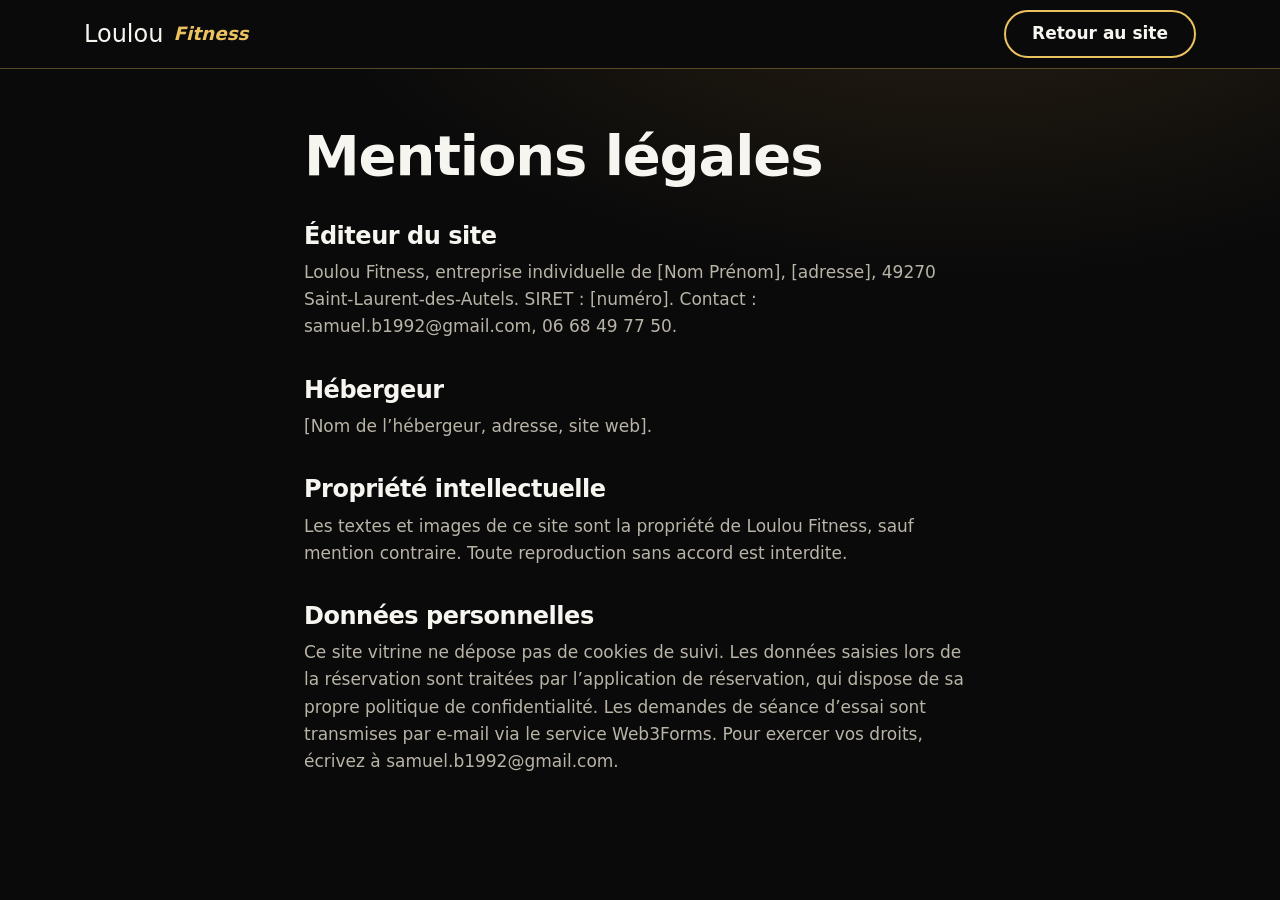
<file: mentions-legales.html>
<!doctype html>
<html lang="fr">
<head>
<meta charset="utf-8">
<meta name="viewport" content="width=device-width, initial-scale=1">
<title>Mentions légales | Loulou Fitness</title>
<meta name="robots" content="noindex">
<link rel="stylesheet" href="style.css">
</head>
<body>
<header class="top"><div class="wrap"><a class="logo" href="/">Loulou <b>Fitness</b></a><a class="btn ghost" href="/">Retour au site</a></div></header>
<main class="wrap prose" style="padding-top:56px;padding-bottom:80px">
<h1>Mentions légales</h1>
<!-- À COMPLÉTER avant mise en ligne -->
<h2>Éditeur du site</h2>
<p>Loulou Fitness, entreprise individuelle de [Nom Prénom], [adresse], 49270 Saint-Laurent-des-Autels. SIRET : [numéro]. Contact : samuel.b1992@gmail.com, 06 68 49 77 50.</p>
<h2>Hébergeur</h2>
<p>[Nom de l’hébergeur, adresse, site web].</p>
<h2>Propriété intellectuelle</h2>
<p>Les textes et images de ce site sont la propriété de Loulou Fitness, sauf mention contraire. Toute reproduction sans accord est interdite.</p>
<h2>Données personnelles</h2>
<p>Ce site vitrine ne dépose pas de cookies de suivi. Les données saisies lors de la réservation sont traitées par l’application de réservation, qui dispose de sa propre politique de confidentialité. Les demandes de séance d’essai sont transmises par e-mail via le service Web3Forms. Pour exercer vos droits, écrivez à samuel.b1992@gmail.com.</p>
</main>
</body>
</html>
</file>
<file: style.css>
:root {
  --bg: #0a0a0b;
  --panel: #121214;
  --line: rgba(235, 194, 95, 0.35);
  --ink: #f7f5ef;
  --mute: #b9b4a6;
  --gold: #ebc25f;
}
* {
  box-sizing: border-box;
}
html {
  scroll-behavior: smooth;
  scroll-padding-top: 80px;
}
body {
  margin: 0;
  color: var(--ink);
  font:
    400 17px/1.6 Montserrat,
    system-ui,
    -apple-system,
    "Segoe UI",
    Arial,
    sans-serif;
  background:
    radial-gradient(1100px 600px at 75% -10%, #2b2212 0, var(--bg) 62%) fixed,
    var(--bg);
}
h1,
h2,
h3 {
  margin: 0;
  font-weight: 800;
  letter-spacing: -0.02em;
  line-height: 1.1;
}
h1 {
  font-size: clamp(2rem, 4.8vw, 3.5rem);
}
h2 {
  font-size: clamp(1.7rem, 3.6vw, 2.5rem);
}
h3 {
  font-size: 1.15rem;
}
p {
  margin: 0;
}
a {
  color: inherit;
}
#tel {
  text-decoration: none;
}
a:focus-visible,
button:focus-visible {
  outline: 3px solid var(--gold);
  outline-offset: 3px;
}
.skip {
  position: absolute;
  left: -999px;
  top: 8px;
  background: var(--gold);
  color: #000;
  padding: 8px 14px;
  border-radius: 8px;
  z-index: 20;
}
.skip:focus {
  left: 8px;
}
.wrap {
  max-width: 1160px;
  margin: 0 auto;
  padding: 0 24px;
}
.muted {
  color: var(--mute);
}
.y {
  color: var(--gold);
}
.script {
  font-family: "Kaushan Script", "Segoe Script", cursive;
  font-weight: 400;
}
.stroke {
  display: inline-block;
  background: var(--gold);
  color: #000;
  font:
    italic 700 1.15rem/1 "Barlow Condensed",
    "Arial Narrow",
    sans-serif;
  text-transform: uppercase;
  padding: 0.55em 1.6em;
  clip-path: polygon(2% 10%, 100% 0, 97% 90%, 0 100%);
}
.btn {
  display: inline-flex;
  align-items: center;
  justify-content: center;
  min-height: 48px;
  padding: 0 26px;
  border-radius: 999px;
  font-weight: 700;
  text-decoration: none;
  background: var(--gold);
  color: #000;
  border: 2px solid var(--gold);
}
.btn:hover {
  background: #fff;
  border-color: #fff;
}
.btn.ghost {
  background: transparent;
  color: var(--ink);
  border-color: var(--gold);
}
.btn.ghost:hover {
  background: var(--gold);
  color: #000;
}
.btn.dark {
  background: #000;
  color: var(--gold);
  border-color: #000;
}
.btn.dark:hover {
  background: #1a1a1a;
}
header.top {
  border-bottom: 1px solid var(--line);
  position: sticky;
  top: 0;
  background: rgba(10, 10, 11, 0.95);
  z-index: 10;
}
.top .wrap {
  display: flex;
  align-items: center;
  justify-content: space-between;
  gap: 16px;
  min-height: 68px;
}
.logo {
  display: flex;
  align-items: center;
  gap: 10px;
  text-decoration: none;
  font-size: 1.5rem;
  line-height: 1;
}
.logo .script {
  color: #fff;
  font-size: 1.7rem;
}
.logo img {
  display: block;
  height: 44px;
  width: auto;
}
@media (max-width: 560px) {
  .logo img {
    height: 36px;
  }
}
.logo b {
  color: var(--gold);
  font-style: italic;
  font-weight: 800;
  font-size: 1.15rem;
}
nav {
  display: flex;
  align-items: center;
  gap: 26px;
}
nav a:not(.btn) {
  text-decoration: none;
  font-weight: 500;
}
nav a:not(.btn):hover {
  color: var(--gold);
}
section {
  padding: 80px 0;
}
.hero {
  display: grid;
  grid-template-columns: 1.1fr 0.9fr;
  gap: 48px;
  align-items: center;
}
.hero .lead {
  font-size: 1.1rem;
  max-width: 34em;
  margin: 22px 0 28px;
}
.actions {
  display: flex;
  flex-wrap: wrap;
  gap: 12px;
}
.ph {
  background: var(--panel);
  color: var(--mute);
  border: 1px dashed var(--line);
  border-radius: 24px;
  min-height: 440px;
  display: flex;
  align-items: center;
  justify-content: center;
  text-align: center;
  padding: 24px;
}
.grid {
  display: grid;
  grid-template-columns: repeat(auto-fit, minmax(240px, 1fr));
  gap: 20px;
}
.card {
  background: var(--panel);
  border: 1px solid var(--line);
  border-radius: 22px;
  padding: 28px;
}
.card p {
  color: var(--mute);
  margin-top: 10px;
}
.card.pop {
  border: 2px solid var(--gold);
}
.about {
  display: grid;
  grid-template-columns: 0.8fr 1.2fr;
  gap: 48px;
  align-items: center;
}
.stats {
  display: flex;
  flex-wrap: wrap;
  gap: 36px;
  margin-top: 28px;
}
.stats strong {
  display: block;
  font-size: 2.4rem;
  line-height: 1;
  color: var(--gold);
  font-weight: 800;
}
.alt-bg {
  background: rgba(0, 0, 0, 0.35);
  border-block: 1px solid var(--line);
}
.head {
  margin-bottom: 36px;
  display: flex;
  flex-direction: column;
  gap: 14px;
  align-items: flex-start;
}
.pills {
  display: grid;
  gap: 14px;
  max-width: 720px;
}
.pill {
  display: flex;
  align-items: center;
  justify-content: space-between;
  gap: 16px;
  border: 1.5px solid var(--gold);
  border-radius: 999px;
  padding: 14px 18px 14px 28px;
  background: rgba(0, 0, 0, 0.45);
  font-weight: 500;
}
.pill b {
  color: var(--gold);
  font-weight: 800;
}
.pill strong {
  background: var(--gold);
  color: #000;
  font:
    italic 800 1.5rem/1 Montserrat,
    sans-serif;
  padding: 0.45em 1em;
  clip-path: polygon(3% 8%, 100% 0, 96% 92%, 0 100%);
  white-space: nowrap;
}
.pill small {
  font-size: 0.75rem;
  font-weight: 700;
}
.price {
  font-size: 2.2rem;
  font-weight: 800;
  margin: 16px 0 18px;
}
.price small {
  font-size: 1rem;
  font-weight: 500;
  color: var(--mute);
}
.stars {
  color: var(--gold);
  letter-spacing: 0.15em;
  font-size: 1.2rem;
}
.rv blockquote {
  margin: 12px 0;
  color: var(--ink);
}
.rv figcaption {
  color: var(--mute);
  font-size: 0.9rem;
}
.band {
  background: linear-gradient(135deg, #f3cf78, #d6a94c);
  color: #000;
  border-radius: 28px;
  padding: 56px;
  display: flex;
  flex-wrap: wrap;
  gap: 24px;
  align-items: center;
  justify-content: space-between;
}
.band p {
  margin-top: 10px;
  max-width: 32em;
}
.cta-row {
  margin-top: 28px;
  display: flex;
  flex-wrap: wrap;
  gap: 12px;
}
footer {
  border-top: 1px solid var(--line);
  padding: 56px 0 100px;
}
footer .grid {
  grid-template-columns: repeat(auto-fit, minmax(220px, 1fr));
  gap: 32px;
}
footer h3 {
  margin-bottom: 12px;
}
footer p,
footer li {
  color: var(--mute);
}
footer ul {
  list-style: none;
  margin: 0;
  padding: 0;
}
.legal {
  margin-top: 40px;
  display: flex;
  flex-wrap: wrap;
  gap: 16px;
  justify-content: space-between;
  font-size: 0.9rem;
  color: var(--mute);
}
.bar {
  display: none;
}
.prose {
  max-width: 720px;
}
.prose h2 {
  margin: 36px 0 10px;
  font-size: 1.5rem;
}
.prose p {
  margin-bottom: 12px;
  color: var(--mute);
}
@media (max-width: 860px) {
  section {
    padding: 56px 0;
  }
  .hero,
  .about {
    grid-template-columns: 1fr;
    gap: 32px;
  }
  .ph {
    min-height: 260px;
  }
  nav a:not(.btn) {
    display: none;
  }
  .band {
    padding: 32px 24px;
  }
  .pill {
    padding: 12px 12px 12px 20px;
  }
  .pill strong {
    font-size: 1.2rem;
  }
  .bar {
    display: flex;
    position: fixed;
    left: 0;
    right: 0;
    bottom: 0;
    gap: 10px;
    padding: 10px 16px;
    background: #000;
    border-top: 1px solid var(--line);
    z-index: 10;
  }
  .bar .btn {
    flex: 1;
    min-height: 48px;
    padding: 0 12px;
  }
}
@media (prefers-reduced-motion: reduce) {
  html {
    scroll-behavior: auto;
  }
}
.reviews {
  grid-template-columns: repeat(3, 1fr);
}
.rv {
  display: flex;
  flex-direction: column;
}
.rv figcaption {
  margin-top: auto;
}
@media (max-width: 860px) {
  .reviews {
    display: flex;
    overflow-x: auto;
    scroll-snap-type: x mandatory;
    gap: 16px;
    padding-bottom: 12px;
  }
  .reviews .rv {
    flex: 0 0 85%;
    scroll-snap-align: start;
  }
}

.trial {
  position: fixed;
  left: 0;
  right: 0;
  bottom: 0;
  z-index: 15;
  display: flex;
  align-items: center;
  justify-content: center;
  gap: 16px;
  padding: 10px 16px;
  background: var(--gold);
  color: #000;
  box-shadow: 0 -4px 20px rgba(0, 0, 0, 0.45);
}

.trial p {
  margin: 0;
}
.trial .btn {
  min-height: 44px;
  padding: 0 20px;
  line-height: 1.2;
  text-align: center;
}
.trial .btn.ghost {
  color: #000;
  border-color: #000;
  background: transparent;
}
.trial .btn.ghost:hover {
  background: #000;
  color: var(--gold);
}
@media (max-width: 560px) {
  .trial {
    gap: 10px;
  }
  .trial p {
    display: none;
  }
  .trial .btn {
    flex: 1;
    padding: 0 10px;
  }
}
.gallery {
  display: grid;
  grid-template-columns: repeat(3, 1fr);
  gap: 16px;
}
.gallery figure {
  margin: 0;
}
.gallery img {
  display: block;
  width: 100%;
  aspect-ratio: 4/3;
  object-fit: cover;
  border-radius: 20px;
  border: 1px solid var(--line);
}
@media (max-width: 860px) {
  .gallery {
    grid-template-columns: repeat(2, 1fr);
    gap: 10px;
  }
}
.trial {
  transition:
    transform 0.25s ease,
    visibility 0.25s;
}
.trial.is-off {
  transform: translateY(110%);
  visibility: hidden;
}
@media (prefers-reduced-motion: reduce) {
  .trial {
    transition: none;
  }
}
.tabs {
  display: flex;
  flex-wrap: wrap;
  gap: 10px;
}
.tab {
  font: inherit;
  font-weight: 700;
  color: var(--ink);
  background: transparent;
  border: 1.5px solid var(--gold);
  border-radius: 999px;
  min-height: 48px;
  padding: 0 24px;
  cursor: pointer;
}
.tab:hover {
  background: rgba(235, 194, 95, 0.18);
}
.tab[aria-selected="true"] {
  background: var(--gold);
  color: #000;
}
@media (max-width: 560px) {
  .tabs {
    display: grid;
    grid-template-columns: repeat(3, 1fr);
  }
  .tab {
    padding: 0 8px;
    font-size: 0.9rem;
  }
}
.panel {
  margin-top: 32px;
}

.carousel {
  position: relative;
  max-width: 900px;
  margin: 0 auto;
}
.track {
  display: flex;
  overflow-x: auto;
  scroll-snap-type: x mandatory;
  scroll-behavior: smooth;
  scrollbar-width: none;
  border-radius: 22px;
  border: 1px solid var(--line);
}
.track::-webkit-scrollbar {
  display: none;
}
.slide {
  flex: 0 0 100%;
  margin: 0;
  scroll-snap-align: center;
}
.slide img {
  display: block;
  width: 100%;
  aspect-ratio: 3/2;
  object-fit: cover;
}
.car-btn {
  position: absolute;
  top: calc(50% - 24px);
  width: 48px;
  height: 48px;
  border-radius: 50%;
  border: 2px solid var(--gold);
  background: rgba(10, 10, 11, 0.75);
  color: var(--gold);
  font-size: 1.8rem;
  line-height: 1;
  cursor: pointer;
}
.car-btn:hover {
  background: var(--gold);
  color: #000;
}
.car-btn.prev {
  left: 12px;
}
.car-btn.next {
  right: 12px;
}
.dots {
  display: flex;
  justify-content: center;
  margin-top: 10px;
}
.dots button {
  width: 28px;
  height: 28px;
  border: 0;
  background: none;
  padding: 0;
  position: relative;
  cursor: pointer;
}
.dots button::before {
  content: "";
  position: absolute;
  inset: 8px;
  border-radius: 50%;
  border: 1.5px solid var(--gold);
}
.dots button[aria-current="true"]::before {
  background: var(--gold);
}
@media (max-width: 560px) {
  .car-btn {
    display: none;
  }
}
@media (prefers-reduced-motion: reduce) {
  .track {
    scroll-behavior: auto;
  }
}
.plans {
  grid-template-columns: repeat(auto-fit, minmax(220px, 1fr));
}
.plan {
  display: flex;
  flex-direction: column;
  align-items: flex-start;
}
.plan .price {
  margin: auto 0 18px;
  padding-top: 16px;
}
.plan .btn {
  width: 100%;
}
.badge {
  display: inline-block;
  background: var(--gold);
  color: #000;
  font-weight: 700;
  font-size: 0.85rem;
  padding: 2px 12px;
  border-radius: 999px;
  margin-bottom: 10px;
}
.plan {
  position: relative;
}
.plan .badge {
  position: absolute;
  top: -11px;
  right: 18px;
  margin: 0;
  padding: 3px 12px;
  font-size: 0.72rem;
  line-height: 1.4;
  letter-spacing: 0.02em;
}
.contact {
  display: grid;
  gap: 6px;
}
.contact a {
  display: flex;
  align-items: center;
  gap: 12px;
  min-height: 44px;
  text-decoration: none;
  color: var(--ink);
  overflow-wrap: anywhere;
}
.contact a:hover {
  color: var(--gold);
}
.contact .ico {
  flex: 0 0 40px;
  height: 40px;
  display: grid;
  place-items: center;
  border: 1.5px solid var(--gold);
  border-radius: 50%;
  color: var(--gold);
  transition:
    background 0.2s,
    color 0.2s;
}
.contact .ico svg {
  width: 18px;
  height: 18px;
  fill: none;
  stroke: currentColor;
  stroke-width: 2;
  stroke-linecap: round;
  stroke-linejoin: round;
}
.contact a:hover .ico,
.contact a:focus-visible .ico {
  background: var(--gold);
  color: #000;
}
@media (prefers-reduced-motion: reduce) {
  .contact .ico {
    transition: none;
  }
}
.socials {
  display: flex;
  gap: 12px;
  margin-top: 14px;
}
.socials a {
  width: 44px;
  height: 44px;
  display: grid;
  place-items: center;
  border: 1.5px solid var(--gold);
  border-radius: 50%;
  color: var(--gold);
  transition:
    background 0.2s,
    color 0.2s;
}
.socials a:hover,
.socials a:focus-visible {
  background: var(--gold);
  color: #000;
}
.socials svg {
  width: 20px;
  height: 20px;
  fill: none;
  stroke: currentColor;
  stroke-width: 2;
  stroke-linecap: round;
  stroke-linejoin: round;
}
@media (prefers-reduced-motion: reduce) {
  .socials a {
    transition: none;
  }
}
img {
  max-width: 100%;
  height: auto;
}
.hero > *,
.about > * {
  min-width: 0;
}
.hero {
  grid-template-columns: minmax(0, 1.1fr) minmax(0, 0.9fr);
}
.about {
  grid-template-columns: minmax(0, 0.8fr) minmax(0, 1.2fr);
}
img {
  max-width: 100%;
  height: auto;
}
@media (max-width: 860px) {
  .hero,
  .about {
    grid-template-columns: minmax(0, 1fr);
  }
}
.logo {
  white-space: nowrap;
}
@media (max-width: 560px) {
  .top .wrap {
    padding: 0 16px;
    gap: 10px;
  }
  .logo {
    font-size: 1.2rem;
    gap: 8px;
  }
  .logo svg {
    width: 24px;
    height: 24px;
  }
  .logo .script {
    font-size: 1.4rem;
  }
  .logo b {
    font-size: 0.95rem;
  }
  nav .btn {
    min-height: 40px;
    padding: 0 16px;
    font-size: 0.95rem;
  }
}
.modal {
  border: 1px solid var(--gold);
  border-radius: 24px;
  padding: 0;
  background: #121214;
  color: var(--ink);
  width: min(520px, calc(100% - 24px));
  max-height: calc(100dvh - 24px);
  overflow: auto;
}
.modal::backdrop {
  background: rgba(0, 0, 0, 0.75);
}
body:has(dialog[open]) {
  overflow: hidden;
}
.modal-box {
  position: relative;
  padding: 32px 24px 24px;
  display: grid;
  gap: 16px;
}
.modal-close {
  position: absolute;
  top: 8px;
  right: 8px;
  width: 44px;
  height: 44px;
  border: 0;
  background: none;
  color: var(--ink);
  font-size: 2rem;
  line-height: 1;
  cursor: pointer;
}
.modal form {
  display: grid;
  gap: 14px;
}
.modal label {
  display: grid;
  gap: 6px;
  font-weight: 600;
  font-size: 0.95rem;
}
.modal input,
.modal select {
  font: inherit;
  width: 100%;
  min-height: 48px;
  padding: 0 14px;
  color: var(--ink);
  background: #0a0a0b;
  border: 1.5px solid var(--line);
  border-radius: 12px;
  color-scheme: dark;
}
.modal input:focus,
.modal select:focus {
  outline: 3px solid var(--gold);
  outline-offset: 1px;
  border-color: var(--gold);
}
.modal .btn {
  width: 100%;
}
.f2 {
  display: grid;
  grid-template-columns: 1fr 1fr;
  gap: 12px;
}
.f2 > * {
  min-width: 0;
}
.hp {
  position: absolute;
  left: -9999px;
}
.note {
  font-size: 0.85rem;
  color: var(--mute);
}
#trial-msg {
  font-weight: 600;
  color: var(--gold);
}
#trial-msg:empty {
  display: none;
}
@media (max-width: 480px) {
  .f2 {
    grid-template-columns: 1fr;
  }
}
@media (max-width: 560px) {
  .top .wrap {
    gap: 8px;
    padding: 0 14px;
  }
  .logo {
    font-size: 1.1rem;
    gap: 6px;
  }
  .logo svg {
    width: 22px;
    height: 22px;
  }
  .logo .script {
    font-size: 1.3rem;
  }
  .logo b {
    font-size: 0.85rem;
  }
  nav .btn {
    white-space: nowrap;
    text-align: center;
    min-height: 40px;
    padding: 0 14px;
    font-size: 0.88rem;
  }
}
@media (max-width: 360px) {
  .logo svg {
    display: none;
  }
}
</file>
<file: loulou-fitness/style.css>
:root{--bg:#000;--panel:#141414;--line:#2b2b2b;--ink:#f4f4f0;--mute:#b3b3ab;--y:#ffd400}
*{box-sizing:border-box}
html{scroll-behavior:smooth;scroll-padding-top:80px}
body{margin:0;background:var(--bg);color:var(--ink);font:400 17px/1.6 system-ui,-apple-system,"Segoe UI",Roboto,Arial,sans-serif}
h1,h2,h3{margin:0;font-weight:800;letter-spacing:-.025em;line-height:1.06}
h1{font-size:clamp(2.2rem,5.2vw,3.9rem)}
h2{font-size:clamp(1.8rem,3.8vw,2.7rem)}
h3{font-size:1.2rem;letter-spacing:-.01em}
p{margin:0}
a{color:inherit}
a:focus-visible,button:focus-visible{outline:3px solid var(--y);outline-offset:3px}
.skip{position:absolute;left:-999px;top:8px;background:var(--y);color:#000;padding:8px 14px;border-radius:8px;z-index:20}
.skip:focus{left:8px}
.wrap{max-width:1160px;margin:0 auto;padding:0 24px}
.muted{color:var(--mute)}
.y{color:var(--y)}
.btn{display:inline-flex;align-items:center;justify-content:center;min-height:48px;padding:0 26px;border-radius:999px;font-weight:700;text-decoration:none;background:var(--y);color:#000;border:2px solid var(--y)}
.btn:hover{background:#fff;border-color:#fff}
.btn.ghost{background:transparent;color:var(--ink);border-color:var(--ink)}
.btn.ghost:hover{background:var(--ink);color:#000}
.btn.dark{background:#000;color:var(--y);border-color:#000}
.btn.dark:hover{background:#1a1a1a}
header.top{border-bottom:1px solid var(--line);position:sticky;top:0;background:rgba(0,0,0,.94);z-index:10}
.top .wrap{display:flex;align-items:center;justify-content:space-between;gap:16px;min-height:68px}
.logo{font-weight:800;font-size:1.3rem;text-decoration:none;letter-spacing:-.02em}
.logo b{color:var(--y)}
nav{display:flex;align-items:center;gap:26px}
nav a:not(.btn){text-decoration:none;font-weight:500}
nav a:not(.btn):hover{color:var(--y)}
section{padding:80px 0}
.hero{display:grid;grid-template-columns:1.1fr .9fr;gap:48px;align-items:center}
.hero .lead{font-size:1.15rem;max-width:34em;margin:22px 0 28px}
.actions{display:flex;flex-wrap:wrap;gap:12px}
.ph{background:var(--y);color:#000;border-radius:24px;min-height:440px;display:flex;align-items:center;justify-content:center;text-align:center;padding:24px;font-weight:700}
.ph.alt{background:var(--panel);color:var(--mute);border:1px dashed var(--line);font-weight:500}
.grid{display:grid;grid-template-columns:repeat(auto-fit,minmax(240px,1fr));gap:20px}
.card{background:var(--panel);border:1px solid var(--line);border-radius:20px;padding:28px}
.card p{color:var(--mute);margin-top:10px}
.about{display:grid;grid-template-columns:.8fr 1.2fr;gap:48px;align-items:center}
.stats{display:flex;flex-wrap:wrap;gap:36px;margin-top:28px}
.stats strong{display:block;font-size:2.6rem;line-height:1;color:var(--y);font-weight:800}
.alt-bg{background:#0b0b0b;border-block:1px solid var(--line)}
.price{font-size:2.4rem;font-weight:800;margin:18px 0 20px}
.price small{font-size:1rem;font-weight:500;color:var(--mute)}
.card.pop{border:2px solid var(--y)}
.badge{display:inline-block;background:var(--y);color:#000;font-weight:700;font-size:.85rem;padding:2px 12px;border-radius:999px;margin-bottom:10px}
.band{background:var(--y);color:#000;border-radius:28px;padding:56px;display:flex;flex-wrap:wrap;gap:24px;align-items:center;justify-content:space-between}
.band p{margin-top:10px;max-width:32em}
.head{margin-bottom:36px}
footer{border-top:1px solid var(--line);padding:56px 0 100px}
footer .grid{grid-template-columns:repeat(auto-fit,minmax(220px,1fr));gap:32px}
footer h3{margin-bottom:12px}
footer p,footer li{color:var(--mute)}
footer ul{list-style:none;margin:0;padding:0}
.legal{margin-top:40px;display:flex;flex-wrap:wrap;gap:16px;justify-content:space-between;font-size:.9rem;color:var(--mute)}
.bar{display:none}
.prose{max-width:720px}.prose h2{margin:36px 0 10px;font-size:1.5rem}.prose p{margin-bottom:12px;color:var(--mute)}
@media(max-width:860px){
 section{padding:56px 0}
 .hero,.about{grid-template-columns:1fr;gap:32px}
 .ph{min-height:260px}
 nav a:not(.btn){display:none}
 .band{padding:32px 24px}
 .bar{display:flex;position:fixed;left:0;right:0;bottom:0;gap:10px;padding:10px 16px;background:#000;border-top:1px solid var(--line);z-index:10}
 .bar .btn{flex:1;min-height:48px;padding:0 12px}
}
@media(prefers-reduced-motion:reduce){html{scroll-behavior:auto}}
</file>
